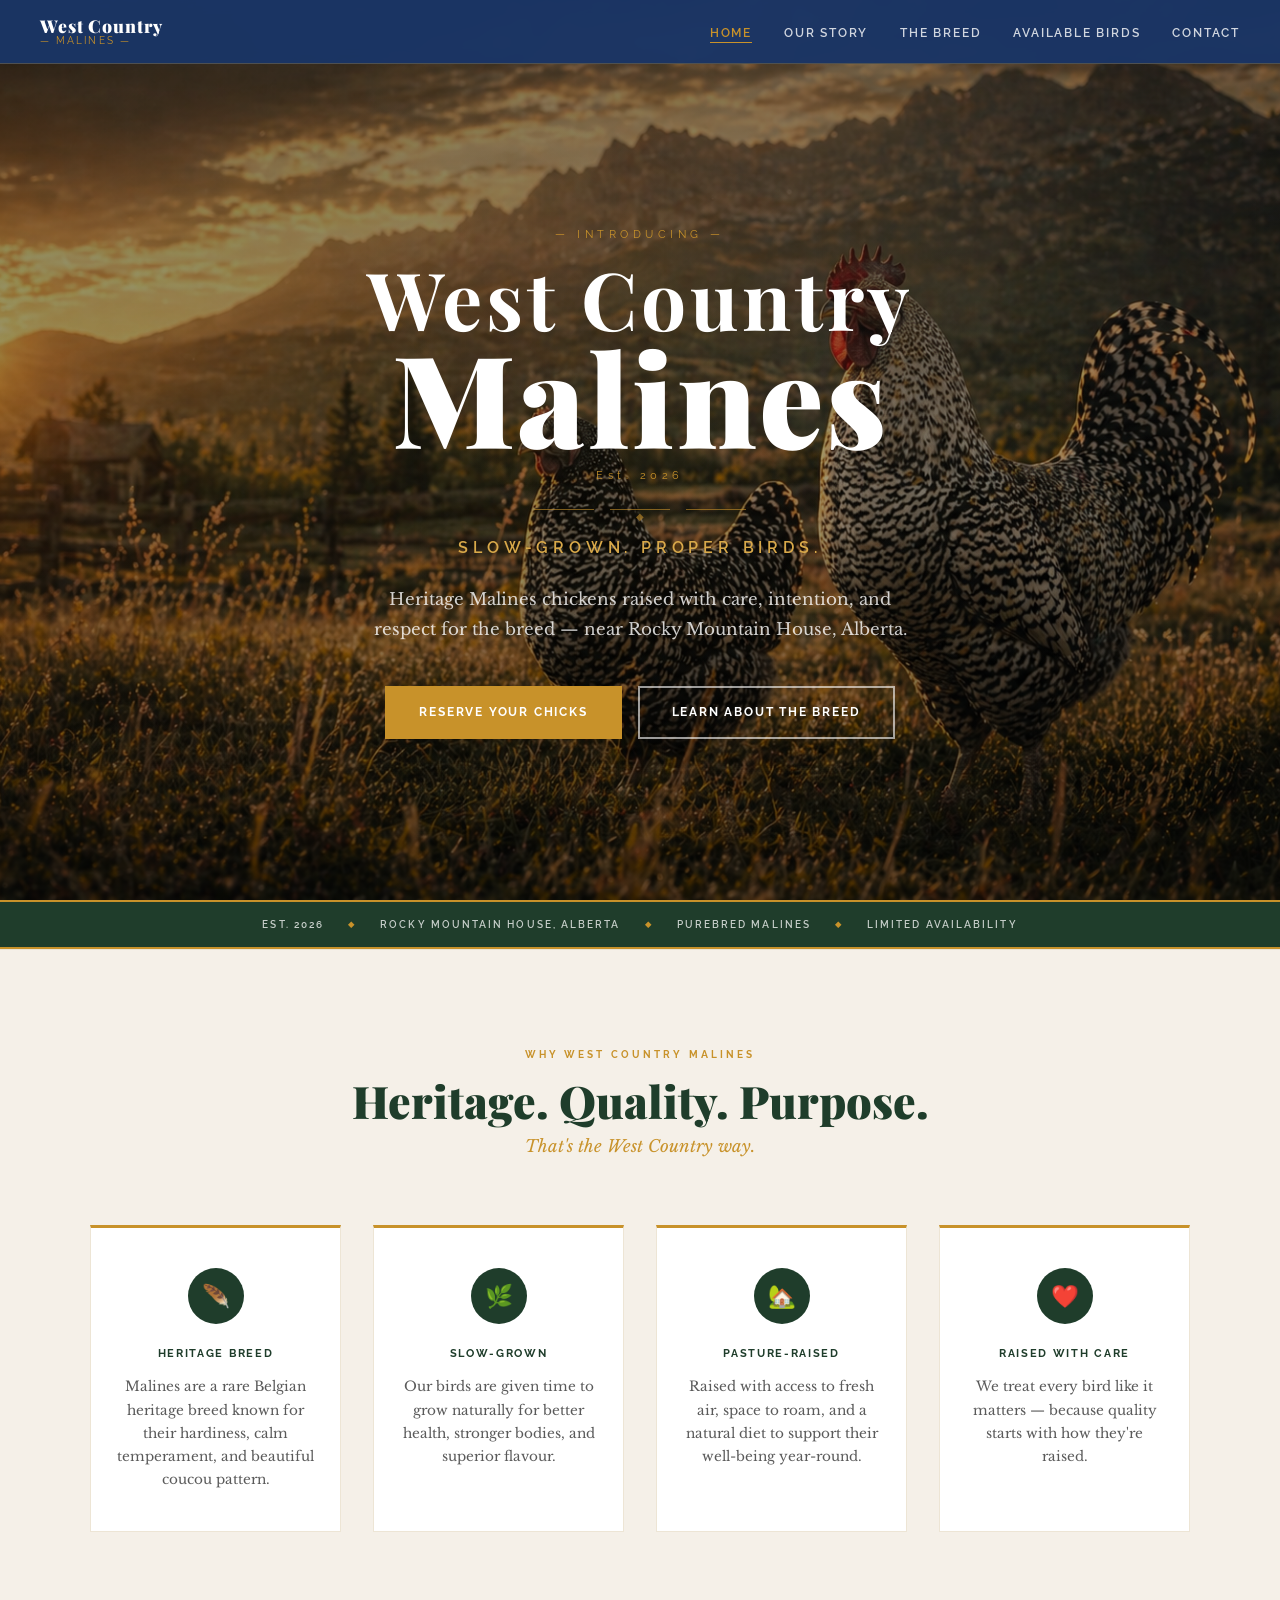
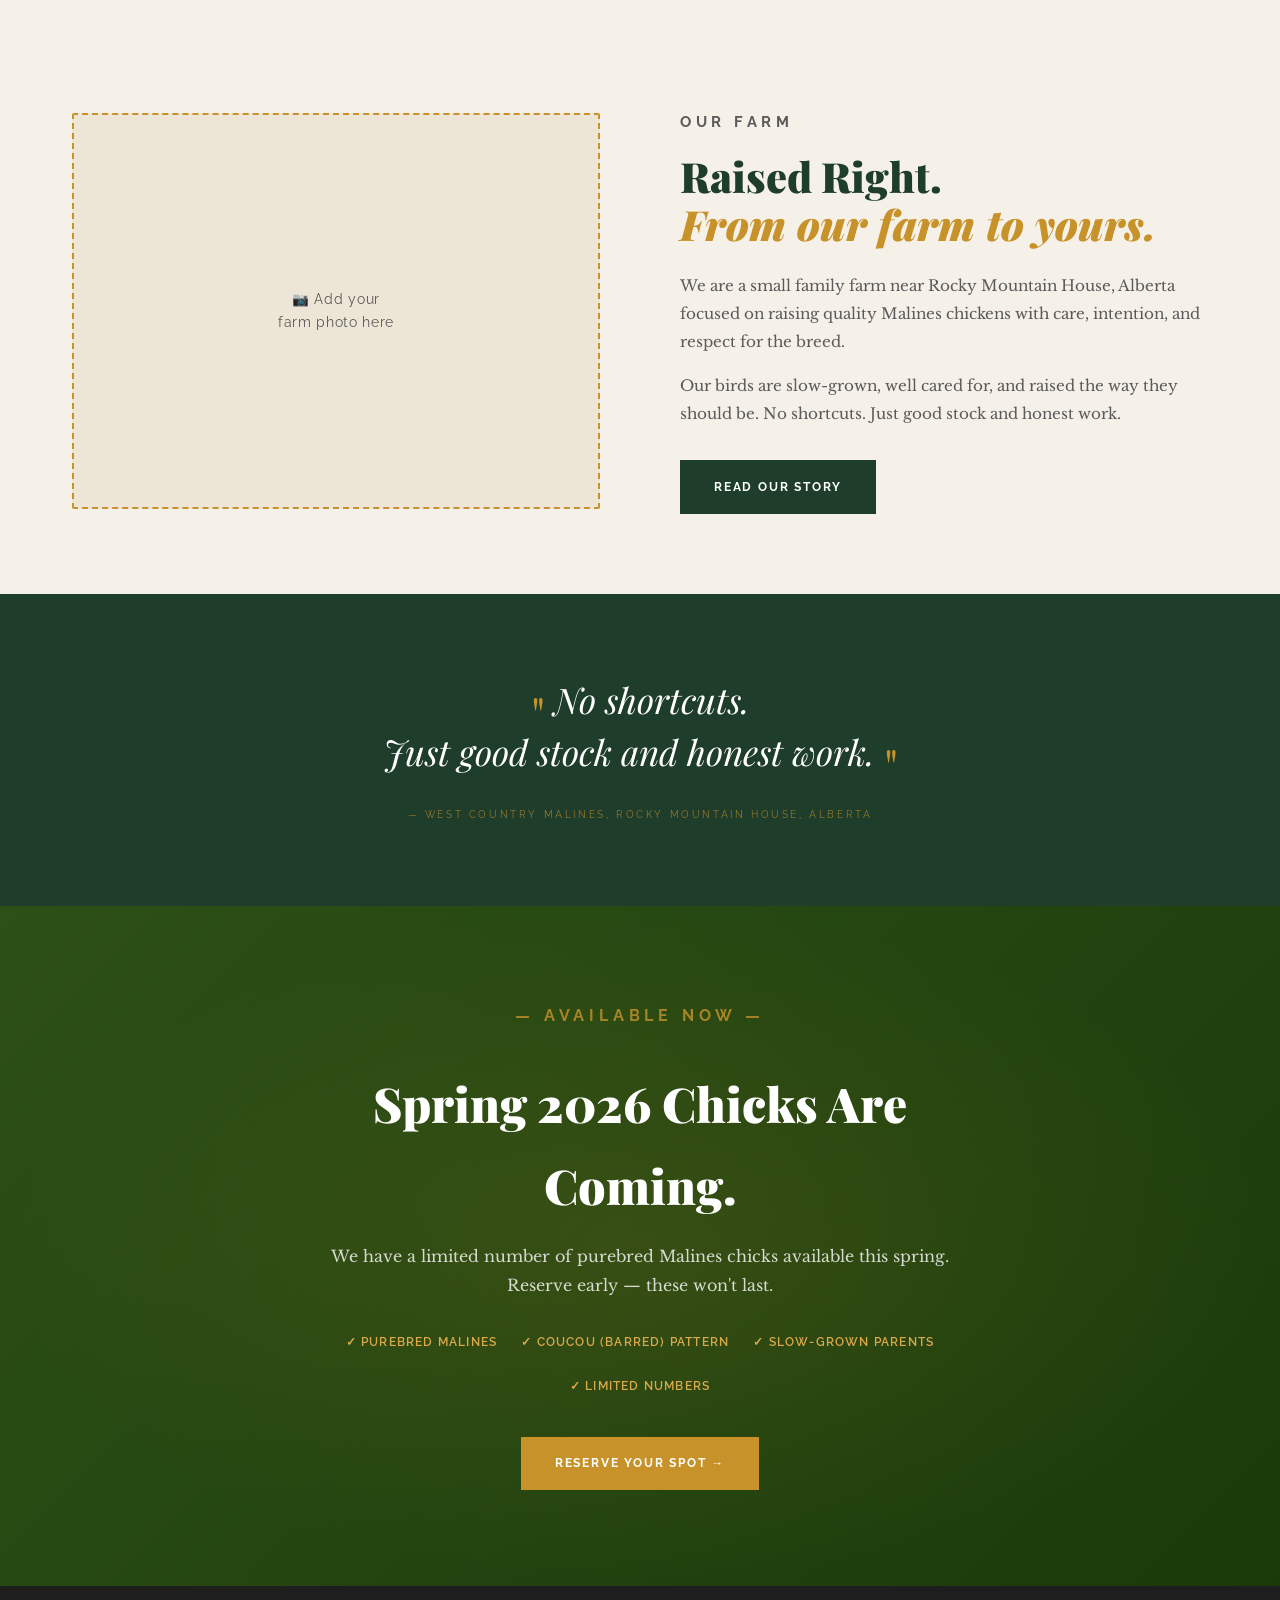
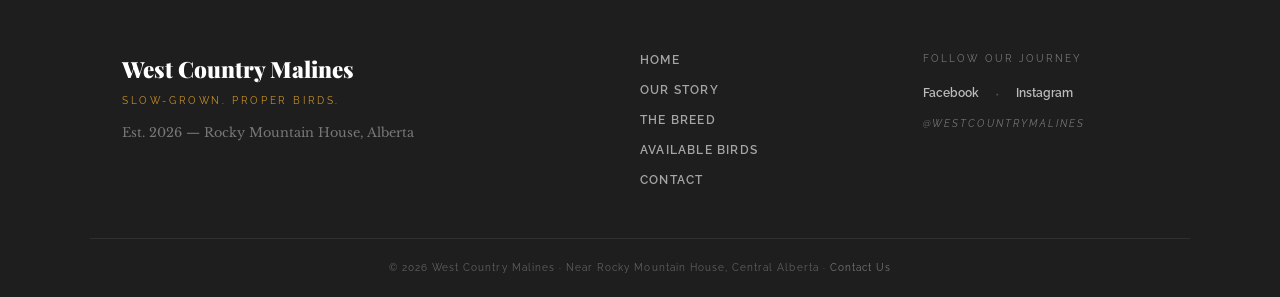
<file: index.html>
<!DOCTYPE html>
<html lang="en">
<head>
  <meta charset="UTF-8" />
  <meta name="viewport" content="width=device-width, initial-scale=1.0" />
  <title>West Country Malines — Slow-Grown. Proper Birds.</title>
  <meta name="description" content="Heritage Malines chickens raised with care near Rocky Mountain House, Alberta. Purebred, slow-grown, pasture-raised. Spring 2026 chicks available." />
  <link rel="preconnect" href="https://fonts.googleapis.com" />
  <link rel="preconnect" href="https://fonts.gstatic.com" crossorigin />
  <link href="https://fonts.googleapis.com/css2?family=Playfair+Display:ital,wght@0,700;0,900;1,700&family=Libre+Baskerville:ital,wght@0,400;0,700;1,400&family=Raleway:wght@300;400;600;700&display=swap" rel="stylesheet" />
  <link rel="stylesheet" href="style.css" />
</head>
<body>

  <nav class="nav" id="nav">
    <a href="index.html" class="nav-logo">
      <span class="nav-logo-main">West Country</span>
      <span class="nav-logo-sub">— Malines —</span>
    </a>
    <button class="nav-toggle" id="navToggle" aria-label="Menu">&#9776;</button>
    <ul class="nav-links" id="navLinks">
      <li><a href="index.html" class="active">Home</a></li>
      <li><a href="story.html">Our Story</a></li>
      <li><a href="breed.html">The Breed</a></li>
      <li><a href="birds.html">Available Birds</a></li>
      <li><a href="contact.html">Contact</a></li>
    </ul>
  </nav>

  <section class="hero">
    <div class="hero-overlay"></div>
    <div class="hero-content">
      <p class="hero-intro">— Introducing —</p>
      <h1 class="hero-title">
        <span class="hero-title-top">West Country</span>
        <span class="hero-title-main">Malines</span>
      </h1>
      <p class="hero-est">Est. 2026</p>
      <div class="hero-rule"><span></span><span class="hero-diamond">◆</span><span></span></div>
      <p class="hero-tagline">Slow-Grown. Proper Birds.</p>
      <p class="hero-sub">Heritage Malines chickens raised with care, intention, and respect for the breed — near Rocky Mountain House, Alberta.</p>
      <div class="hero-ctas">
        <a href="birds.html" class="btn btn-gold">Reserve Your Chicks</a>
        <a href="breed.html" class="btn btn-outline">Learn About the Breed</a>
      </div>
    </div>
  </section>

  <section class="intro-strip">
    <div class="intro-strip-inner">
      <span>Est. 2026</span>
      <span class="strip-dot">◆</span>
      <span>Rocky Mountain House, Alberta</span>
      <span class="strip-dot">◆</span>
      <span>Purebred Malines</span>
      <span class="strip-dot">◆</span>
      <span>Limited Availability</span>
    </div>
  </section>

  <section class="pillars">
    <div class="section-header">
      <p class="section-label">Why West Country Malines</p>
      <h2>Heritage. Quality. Purpose.</h2>
      <p class="section-sub">That's the West Country way.</p>
    </div>
    <div class="pillars-grid">
      <div class="pillar">
        <div class="pillar-icon-wrap"><span class="pillar-icon">🪶</span></div>
        <h3>Heritage Breed</h3>
        <p>Malines are a rare Belgian heritage breed known for their hardiness, calm temperament, and beautiful coucou pattern.</p>
      </div>
      <div class="pillar">
        <div class="pillar-icon-wrap"><span class="pillar-icon">🌿</span></div>
        <h3>Slow-Grown</h3>
        <p>Our birds are given time to grow naturally for better health, stronger bodies, and superior flavour.</p>
      </div>
      <div class="pillar">
        <div class="pillar-icon-wrap"><span class="pillar-icon">🏡</span></div>
        <h3>Pasture-Raised</h3>
        <p>Raised with access to fresh air, space to roam, and a natural diet to support their well-being year-round.</p>
      </div>
      <div class="pillar">
        <div class="pillar-icon-wrap"><span class="pillar-icon">❤️</span></div>
        <h3>Raised With Care</h3>
        <p>We treat every bird like it matters — because quality starts with how they're raised.</p>
      </div>
    </div>
  </section>

  <section class="about-preview">
    <div class="about-preview-image">
      <div class="about-img-placeholder">
        <p>📷 Add your<br/>farm photo here</p>
      </div>
    </div>
    <div class="about-preview-text">
      <p class="section-label">Our Farm</p>
      <h2>Raised Right.<br /><em>From our farm to yours.</em></h2>
      <p>We are a small family farm near Rocky Mountain House, Alberta focused on raising quality Malines chickens with care, intention, and respect for the breed.</p>
      <p>Our birds are slow-grown, well cared for, and raised the way they should be. No shortcuts. Just good stock and honest work.</p>
      <a href="story.html" class="btn btn-dark">Read Our Story</a>
    </div>
  </section>

  <section class="pull-quote-section">
    <blockquote>
      <span class="quote-mark">"</span>
      No shortcuts.<br />Just good stock and honest work.
      <span class="quote-mark">"</span>
    </blockquote>
    <cite>— West Country Malines, Rocky Mountain House, Alberta</cite>
  </section>

  <section class="chicks-cta">
    <div class="chicks-cta-inner">
      <p class="section-label light">— Available Now —</p>
      <h2>Spring 2026 Chicks Are Coming.</h2>
      <p>We have a limited number of purebred Malines chicks available this spring.<br />Reserve early — these won't last.</p>
      <div class="chicks-checks">
        <span>✓ Purebred Malines</span>
        <span>✓ Coucou (barred) pattern</span>
        <span>✓ Slow-grown parents</span>
        <span>✓ Limited numbers</span>
      </div>
      <a href="birds.html" class="btn btn-gold">Reserve Your Spot →</a>
    </div>
  </section>

  <footer class="footer">
    <div class="footer-inner">
      <div class="footer-brand">
        <p class="footer-logo-main">West Country Malines</p>
        <p class="footer-tagline-small">Slow-Grown. Proper Birds.</p>
        <p class="footer-est">Est. 2026 — Rocky Mountain House, Alberta</p>
      </div>
      <div class="footer-nav">
        <a href="index.html">Home</a>
        <a href="story.html">Our Story</a>
        <a href="breed.html">The Breed</a>
        <a href="birds.html">Available Birds</a>
        <a href="contact.html">Contact</a>
      </div>
      <div class="footer-social">
        <p>Follow Our Journey</p>
        <div class="footer-social-links">
          <a href="https://facebook.com/westcountrymalines" target="_blank">Facebook</a>
          <span>·</span>
          <a href="https://instagram.com/westcountrymalines" target="_blank">Instagram</a>
        </div>
        <p class="footer-handle">@westcountrymalines</p>
      </div>
    </div>
    <div class="footer-bottom">
      <p>© 2026 West Country Malines · Near Rocky Mountain House, Central Alberta · <a href="contact.html">Contact Us</a></p>
    </div>
  </footer>

  <script src="main.js"></script>
</body>
</html>
</file>
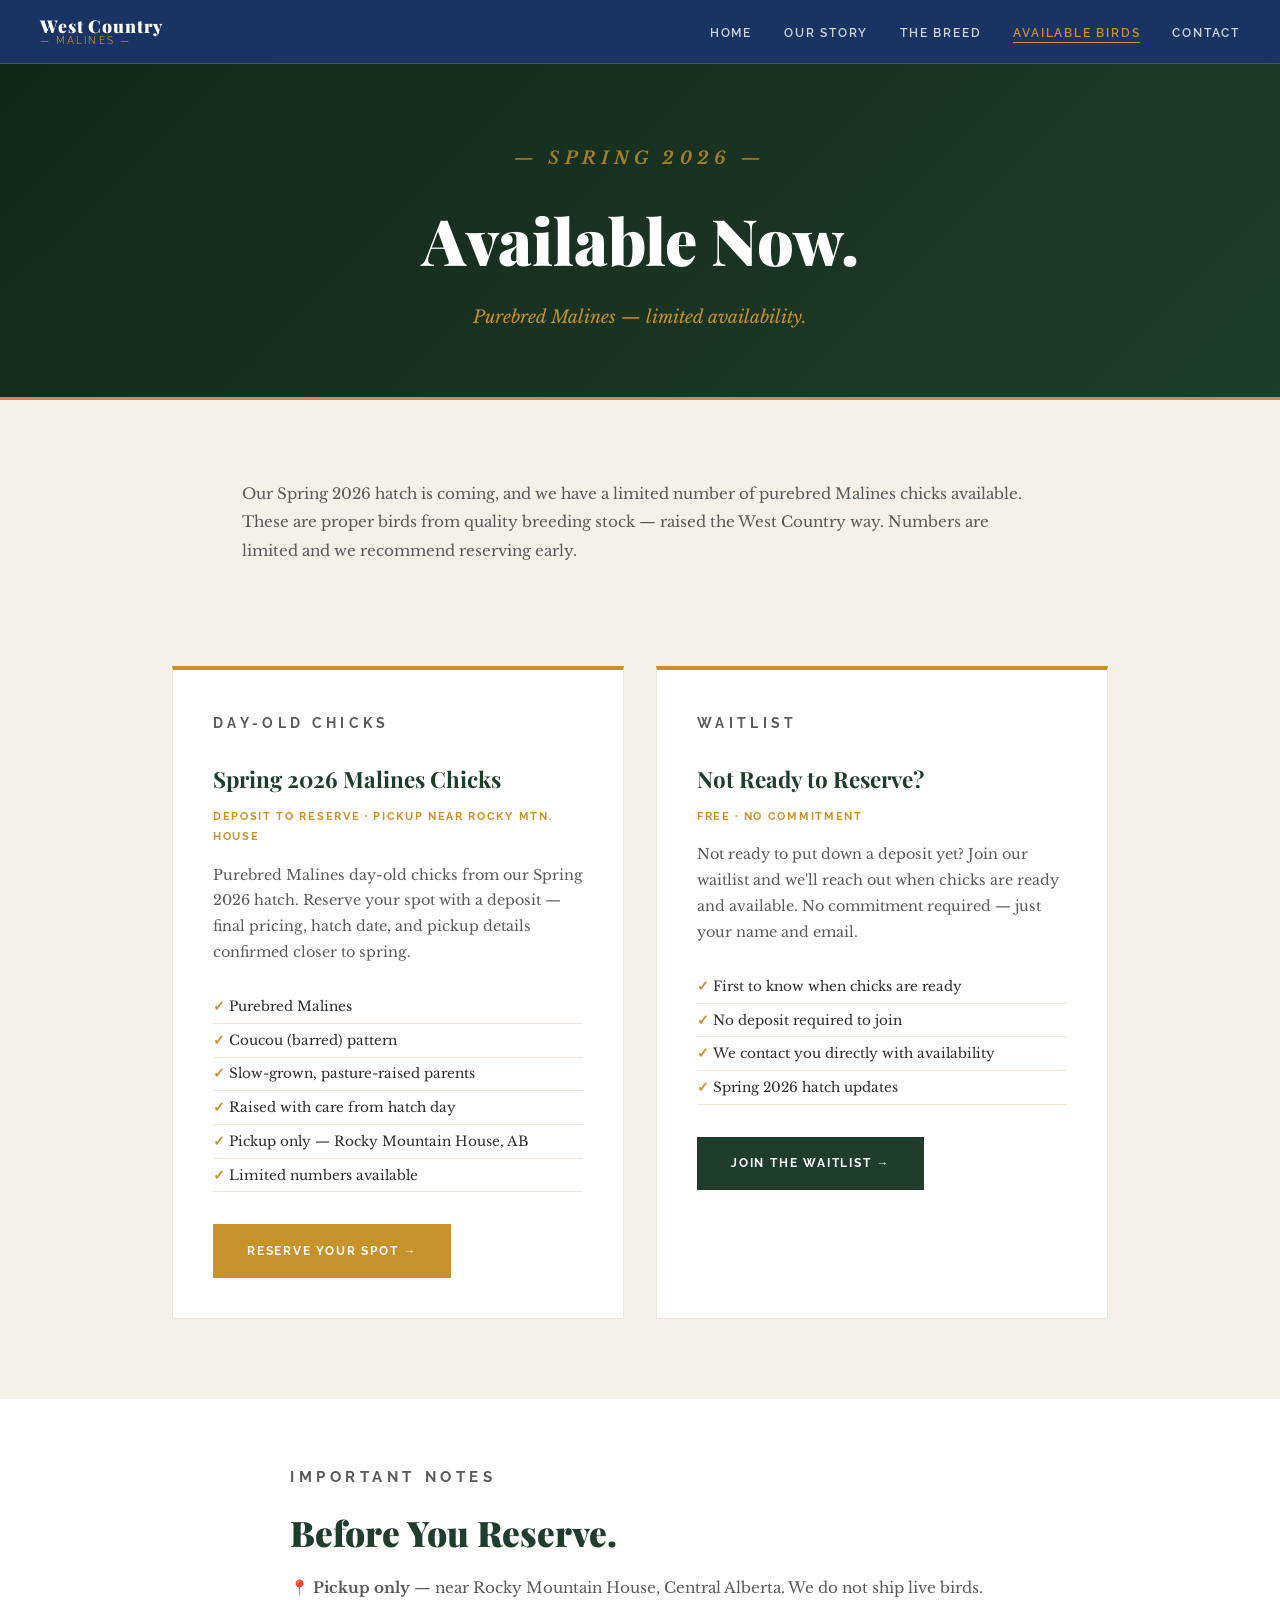
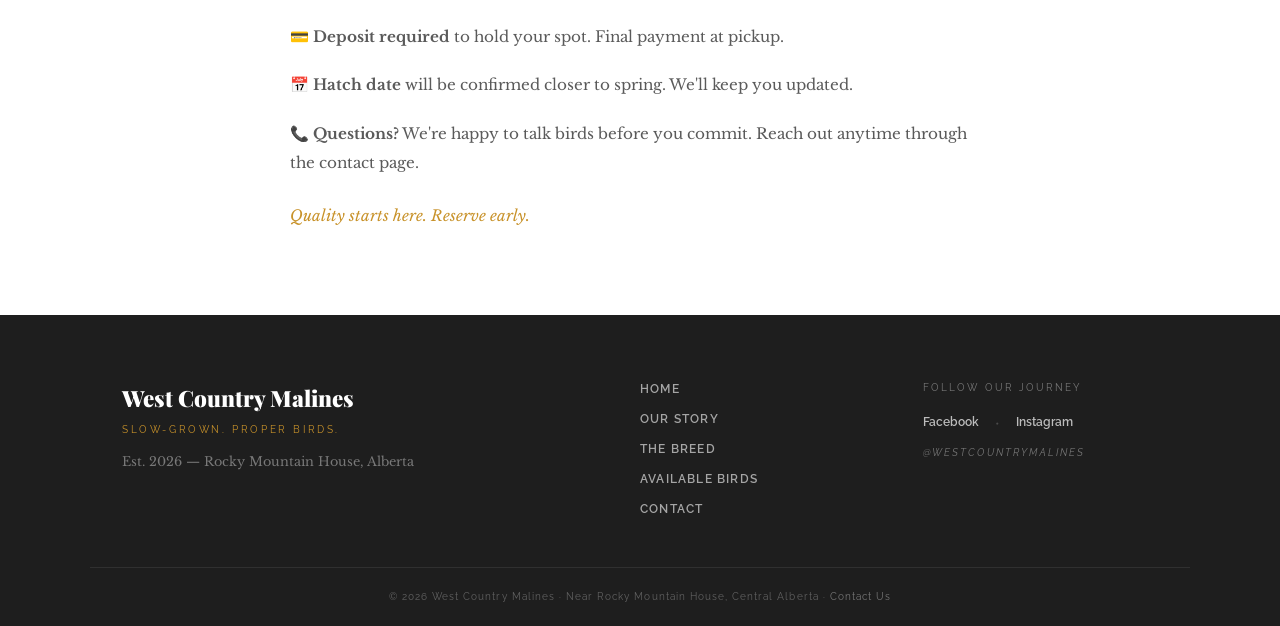
<file: birds.html>
<!DOCTYPE html>
<html lang="en">
<head>
  <meta charset="UTF-8" />
  <meta name="viewport" content="width=device-width, initial-scale=1.0" />
  <title>Available Birds — West Country Malines</title>
  <link rel="preconnect" href="https://fonts.googleapis.com" />
  <link rel="preconnect" href="https://fonts.gstatic.com" crossorigin />
  <link href="https://fonts.googleapis.com/css2?family=Playfair+Display:ital,wght@0,700;0,900;1,700&family=Libre+Baskerville:ital,wght@0,400;0,700;1,400&family=Raleway:wght@300;400;600;700&display=swap" rel="stylesheet" />
  <link rel="stylesheet" href="style.css" />
</head>
<body>

  <nav class="nav" id="nav">
    <a href="index.html" class="nav-logo">
      <span class="nav-logo-main">West Country</span>
      <span class="nav-logo-sub">— Malines —</span>
    </a>
    <button class="nav-toggle" id="navToggle" aria-label="Menu">&#9776;</button>
    <ul class="nav-links" id="navLinks">
      <li><a href="index.html">Home</a></li>
      <li><a href="story.html">Our Story</a></li>
      <li><a href="breed.html">The Breed</a></li>
      <li><a href="birds.html" class="active">Available Birds</a></li>
      <li><a href="contact.html">Contact</a></li>
    </ul>
  </nav>

  <section class="page-hero">
    <p class="section-label light">— Spring 2026 —</p>
    <h1>Available Now.</h1>
    <p>Purebred Malines — limited availability.</p>
  </section>

  <section class="content-section" style="padding-bottom:0;">
    <p>Our Spring 2026 hatch is coming, and we have a limited number of purebred Malines chicks available. These are proper birds from quality breeding stock — raised the West Country way. Numbers are limited and we recommend reserving early.</p>
  </section>

  <div class="birds-grid">
    <div class="bird-card">
      <p class="section-label">Day-Old Chicks</p>
      <h3>Spring 2026 Malines Chicks</h3>
      <p class="price">Deposit to Reserve · Pickup Near Rocky Mtn. House</p>
      <p>Purebred Malines day-old chicks from our Spring 2026 hatch. Reserve your spot with a deposit — final pricing, hatch date, and pickup details confirmed closer to spring.</p>
      <ul class="bird-checks">
        <li>Purebred Malines</li>
        <li>Coucou (barred) pattern</li>
        <li>Slow-grown, pasture-raised parents</li>
        <li>Raised with care from hatch day</li>
        <li>Pickup only — Rocky Mountain House, AB</li>
        <li>Limited numbers available</li>
      </ul>
      <a href="contact.html" class="btn btn-gold">Reserve Your Spot →</a>
    </div>

    <div class="bird-card">
      <p class="section-label">Waitlist</p>
      <h3>Not Ready to Reserve?</h3>
      <p class="price">Free · No Commitment</p>
      <p>Not ready to put down a deposit yet? Join our waitlist and we'll reach out when chicks are ready and available. No commitment required — just your name and email.</p>
      <ul class="bird-checks">
        <li>First to know when chicks are ready</li>
        <li>No deposit required to join</li>
        <li>We contact you directly with availability</li>
        <li>Spring 2026 hatch updates</li>
      </ul>
      <a href="contact.html" class="btn btn-dark">Join the Waitlist →</a>
    </div>
  </div>

  <section class="content-section" style="background: var(--white); max-width:100%; padding: 4rem 2rem;">
    <div style="max-width:700px; margin:0 auto;">
      <p class="section-label">Important Notes</p>
      <h2>Before You Reserve.</h2>
      <p>📍 <strong>Pickup only</strong> — near Rocky Mountain House, Central Alberta. We do not ship live birds.</p>
      <p>💳 <strong>Deposit required</strong> to hold your spot. Final payment at pickup.</p>
      <p>📅 <strong>Hatch date</strong> will be confirmed closer to spring. We'll keep you updated.</p>
      <p>📞 <strong>Questions?</strong> We're happy to talk birds before you commit. Reach out anytime through the contact page.</p>
      <p style="font-style:italic; color:var(--gold); margin-top:1.5rem;">Quality starts here. Reserve early.</p>
    </div>
  </section>

  <footer class="footer">
    <div class="footer-inner">
      <div class="footer-brand">
        <p class="footer-logo-main">West Country Malines</p>
        <p class="footer-tagline-small">Slow-Grown. Proper Birds.</p>
        <p class="footer-est">Est. 2026 — Rocky Mountain House, Alberta</p>
      </div>
      <div class="footer-nav">
        <a href="index.html">Home</a>
        <a href="story.html">Our Story</a>
        <a href="breed.html">The Breed</a>
        <a href="birds.html">Available Birds</a>
        <a href="contact.html">Contact</a>
      </div>
      <div class="footer-social">
        <p>Follow Our Journey</p>
        <div class="footer-social-links">
          <a href="https://facebook.com/westcountrymalines" target="_blank">Facebook</a>
          <span>·</span>
          <a href="https://instagram.com/westcountrymalines" target="_blank">Instagram</a>
        </div>
        <p class="footer-handle">@westcountrymalines</p>
      </div>
    </div>
    <div class="footer-bottom">
      <p>© 2026 West Country Malines · Near Rocky Mountain House, Central Alberta · <a href="contact.html">Contact Us</a></p>
    </div>
  </footer>

  <script src="main.js"></script>
</body>
</html>
</file>
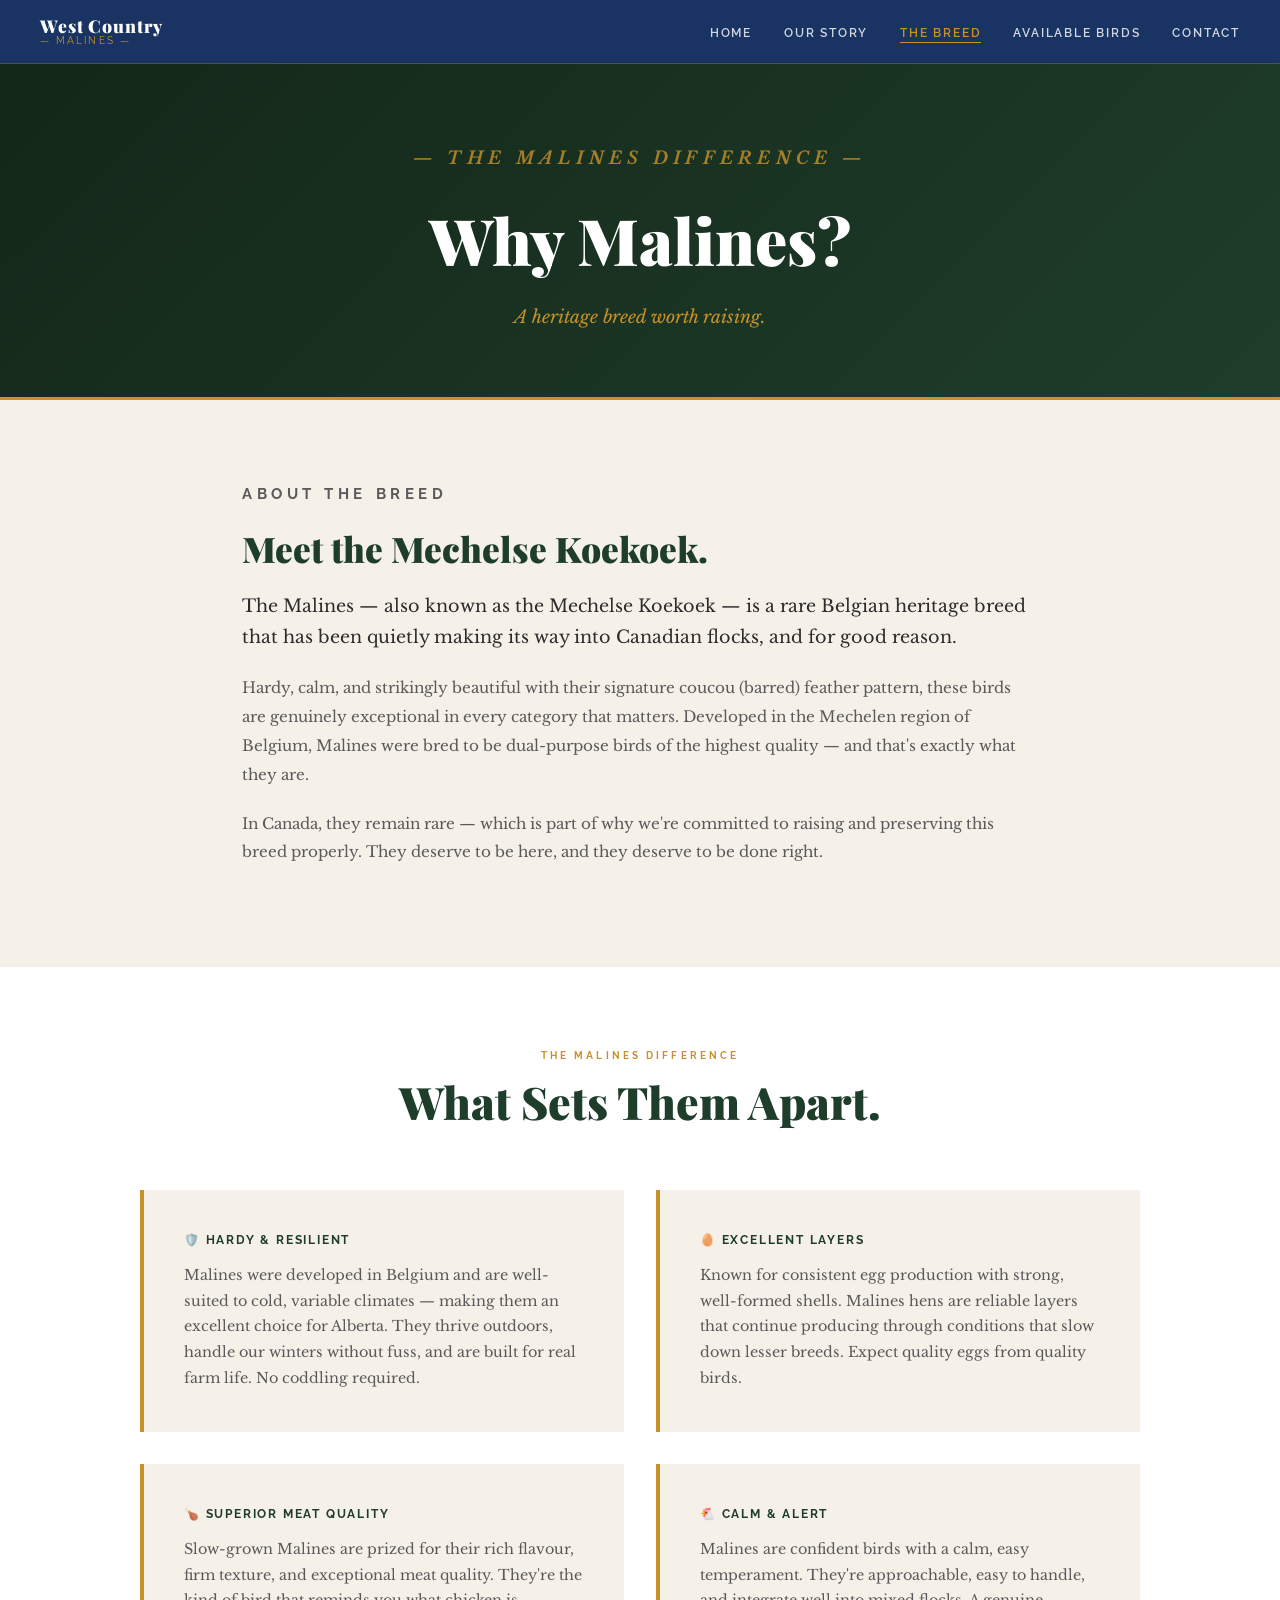
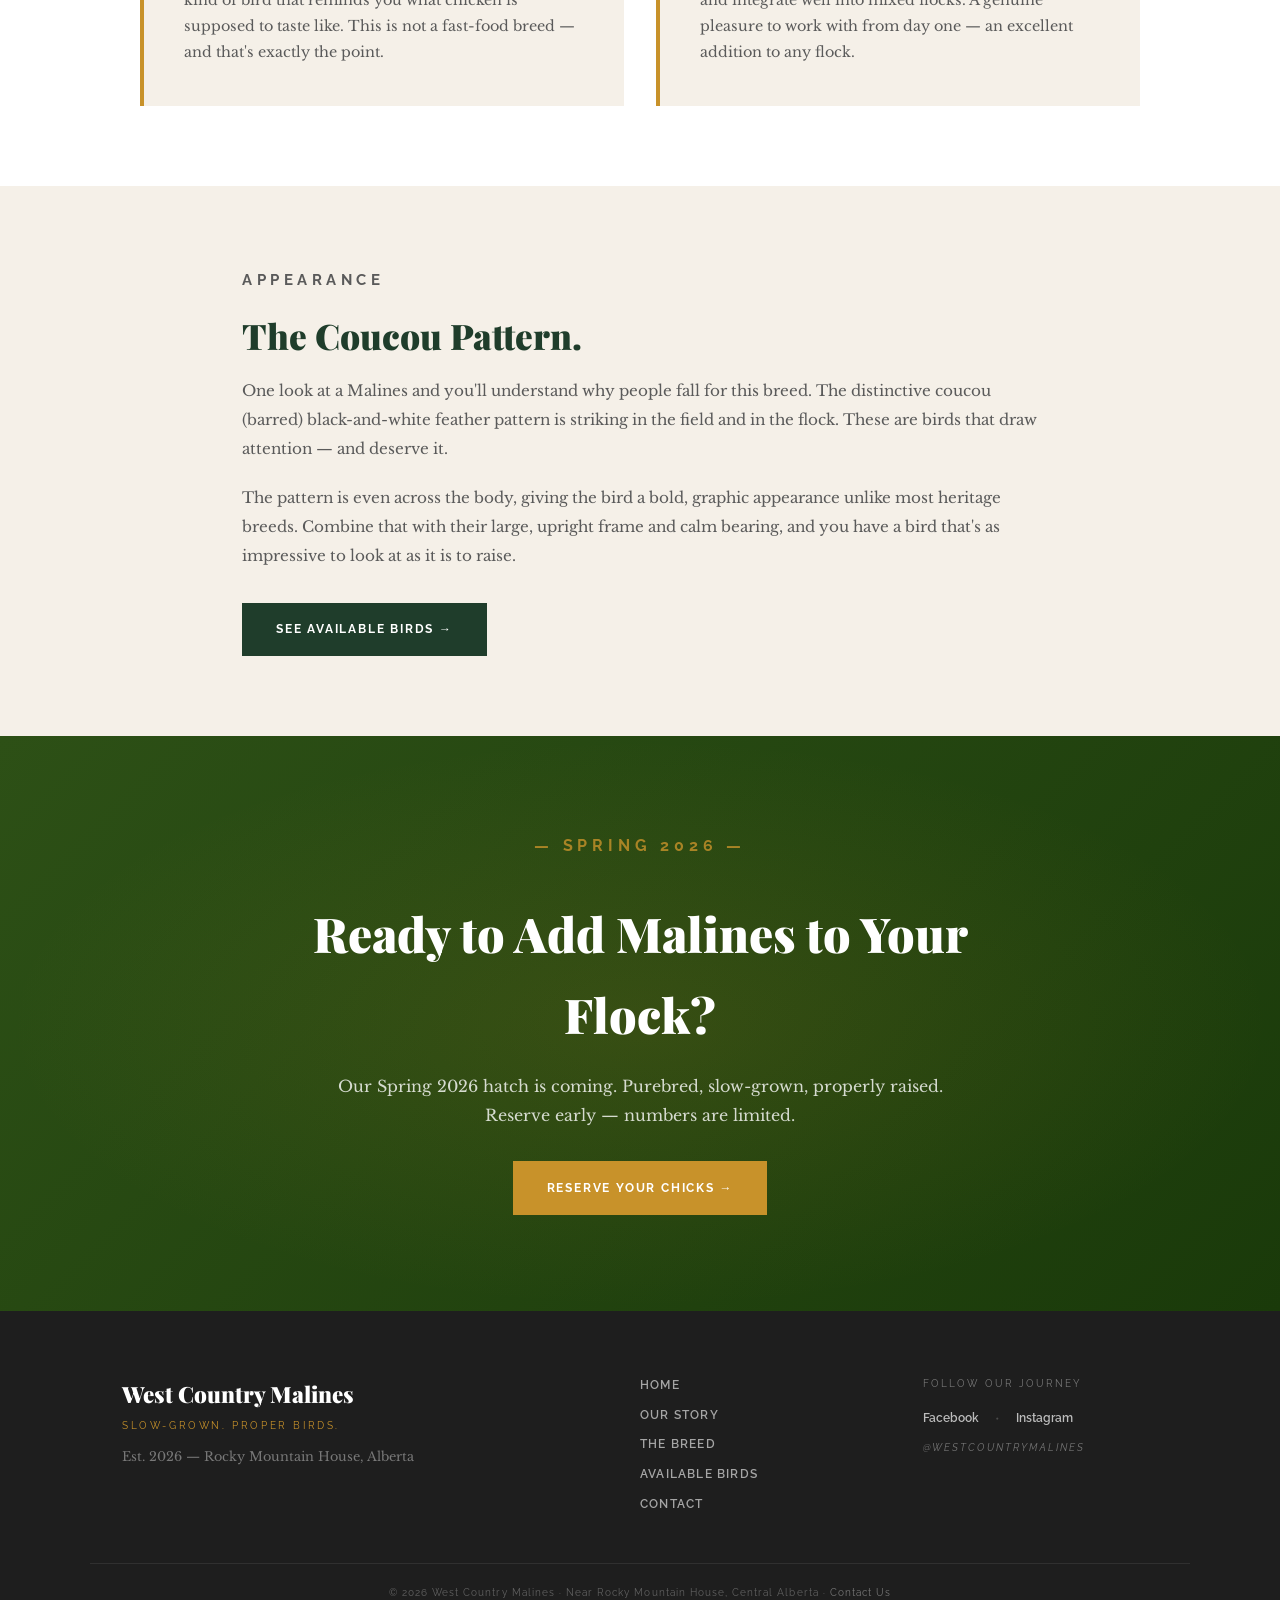
<file: breed.html>
<!DOCTYPE html>
<html lang="en">
<head>
  <meta charset="UTF-8" />
  <meta name="viewport" content="width=device-width, initial-scale=1.0" />
  <title>The Breed — West Country Malines</title>
  <link rel="preconnect" href="https://fonts.googleapis.com" />
  <link rel="preconnect" href="https://fonts.gstatic.com" crossorigin />
  <link href="https://fonts.googleapis.com/css2?family=Playfair+Display:ital,wght@0,700;0,900;1,700&family=Libre+Baskerville:ital,wght@0,400;0,700;1,400&family=Raleway:wght@300;400;600;700&display=swap" rel="stylesheet" />
  <link rel="stylesheet" href="style.css" />
</head>
<body>

  <nav class="nav" id="nav">
    <a href="index.html" class="nav-logo">
      <span class="nav-logo-main">West Country</span>
      <span class="nav-logo-sub">— Malines —</span>
    </a>
    <button class="nav-toggle" id="navToggle" aria-label="Menu">&#9776;</button>
    <ul class="nav-links" id="navLinks">
      <li><a href="index.html">Home</a></li>
      <li><a href="story.html">Our Story</a></li>
      <li><a href="breed.html" class="active">The Breed</a></li>
      <li><a href="birds.html">Available Birds</a></li>
      <li><a href="contact.html">Contact</a></li>
    </ul>
  </nav>

  <section class="page-hero">
    <p class="section-label light">— The Malines Difference —</p>
    <h1>Why Malines?</h1>
    <p>A heritage breed worth raising.</p>
  </section>

  <section class="content-section">
    <p class="section-label">About the Breed</p>
    <h2>Meet the Mechelse Koekoek.</h2>
    <p class="lead">The Malines — also known as the Mechelse Koekoek — is a rare Belgian heritage breed that has been quietly making its way into Canadian flocks, and for good reason.</p>
    <p>Hardy, calm, and strikingly beautiful with their signature coucou (barred) feather pattern, these birds are genuinely exceptional in every category that matters. Developed in the Mechelen region of Belgium, Malines were bred to be dual-purpose birds of the highest quality — and that's exactly what they are.</p>
    <p>In Canada, they remain rare — which is part of why we're committed to raising and preserving this breed properly. They deserve to be here, and they deserve to be done right.</p>
  </section>

  <section class="breed-features">
    <div class="section-header">
      <p class="section-label">The Malines Difference</p>
      <h2>What Sets Them Apart.</h2>
    </div>
    <div class="breed-features-grid">
      <div class="breed-feature">
        <h3>🛡️ Hardy &amp; Resilient</h3>
        <p>Malines were developed in Belgium and are well-suited to cold, variable climates — making them an excellent choice for Alberta. They thrive outdoors, handle our winters without fuss, and are built for real farm life. No coddling required.</p>
      </div>
      <div class="breed-feature">
        <h3>🥚 Excellent Layers</h3>
        <p>Known for consistent egg production with strong, well-formed shells. Malines hens are reliable layers that continue producing through conditions that slow down lesser breeds. Expect quality eggs from quality birds.</p>
      </div>
      <div class="breed-feature">
        <h3>🍗 Superior Meat Quality</h3>
        <p>Slow-grown Malines are prized for their rich flavour, firm texture, and exceptional meat quality. They're the kind of bird that reminds you what chicken is supposed to taste like. This is not a fast-food breed — and that's exactly the point.</p>
      </div>
      <div class="breed-feature">
        <h3>🐔 Calm &amp; Alert</h3>
        <p>Malines are confident birds with a calm, easy temperament. They're approachable, easy to handle, and integrate well into mixed flocks. A genuine pleasure to work with from day one — an excellent addition to any flock.</p>
      </div>
    </div>
  </section>

  <section class="content-section">
    <p class="section-label">Appearance</p>
    <h2>The Coucou Pattern.</h2>
    <p>One look at a Malines and you'll understand why people fall for this breed. The distinctive coucou (barred) black-and-white feather pattern is striking in the field and in the flock. These are birds that draw attention — and deserve it.</p>
    <p>The pattern is even across the body, giving the bird a bold, graphic appearance unlike most heritage breeds. Combine that with their large, upright frame and calm bearing, and you have a bird that's as impressive to look at as it is to raise.</p>
    <div style="margin-top:2rem;">
      <a href="birds.html" class="btn btn-dark">See Available Birds →</a>
    </div>
  </section>

  <section class="chicks-cta">
    <div class="chicks-cta-inner">
      <p class="section-label light">— Spring 2026 —</p>
      <h2>Ready to Add Malines to Your Flock?</h2>
      <p>Our Spring 2026 hatch is coming. Purebred, slow-grown, properly raised.<br />Reserve early — numbers are limited.</p>
      <a href="birds.html" class="btn btn-gold">Reserve Your Chicks →</a>
    </div>
  </section>

  <footer class="footer">
    <div class="footer-inner">
      <div class="footer-brand">
        <p class="footer-logo-main">West Country Malines</p>
        <p class="footer-tagline-small">Slow-Grown. Proper Birds.</p>
        <p class="footer-est">Est. 2026 — Rocky Mountain House, Alberta</p>
      </div>
      <div class="footer-nav">
        <a href="index.html">Home</a>
        <a href="story.html">Our Story</a>
        <a href="breed.html">The Breed</a>
        <a href="birds.html">Available Birds</a>
        <a href="contact.html">Contact</a>
      </div>
      <div class="footer-social">
        <p>Follow Our Journey</p>
        <div class="footer-social-links">
          <a href="https://facebook.com/westcountrymalines" target="_blank">Facebook</a>
          <span>·</span>
          <a href="https://instagram.com/westcountrymalines" target="_blank">Instagram</a>
        </div>
        <p class="footer-handle">@westcountrymalines</p>
      </div>
    </div>
    <div class="footer-bottom">
      <p>© 2026 West Country Malines · Near Rocky Mountain House, Central Alberta · <a href="contact.html">Contact Us</a></p>
    </div>
  </footer>

  <script src="main.js"></script>
</body>
</html>
</file>
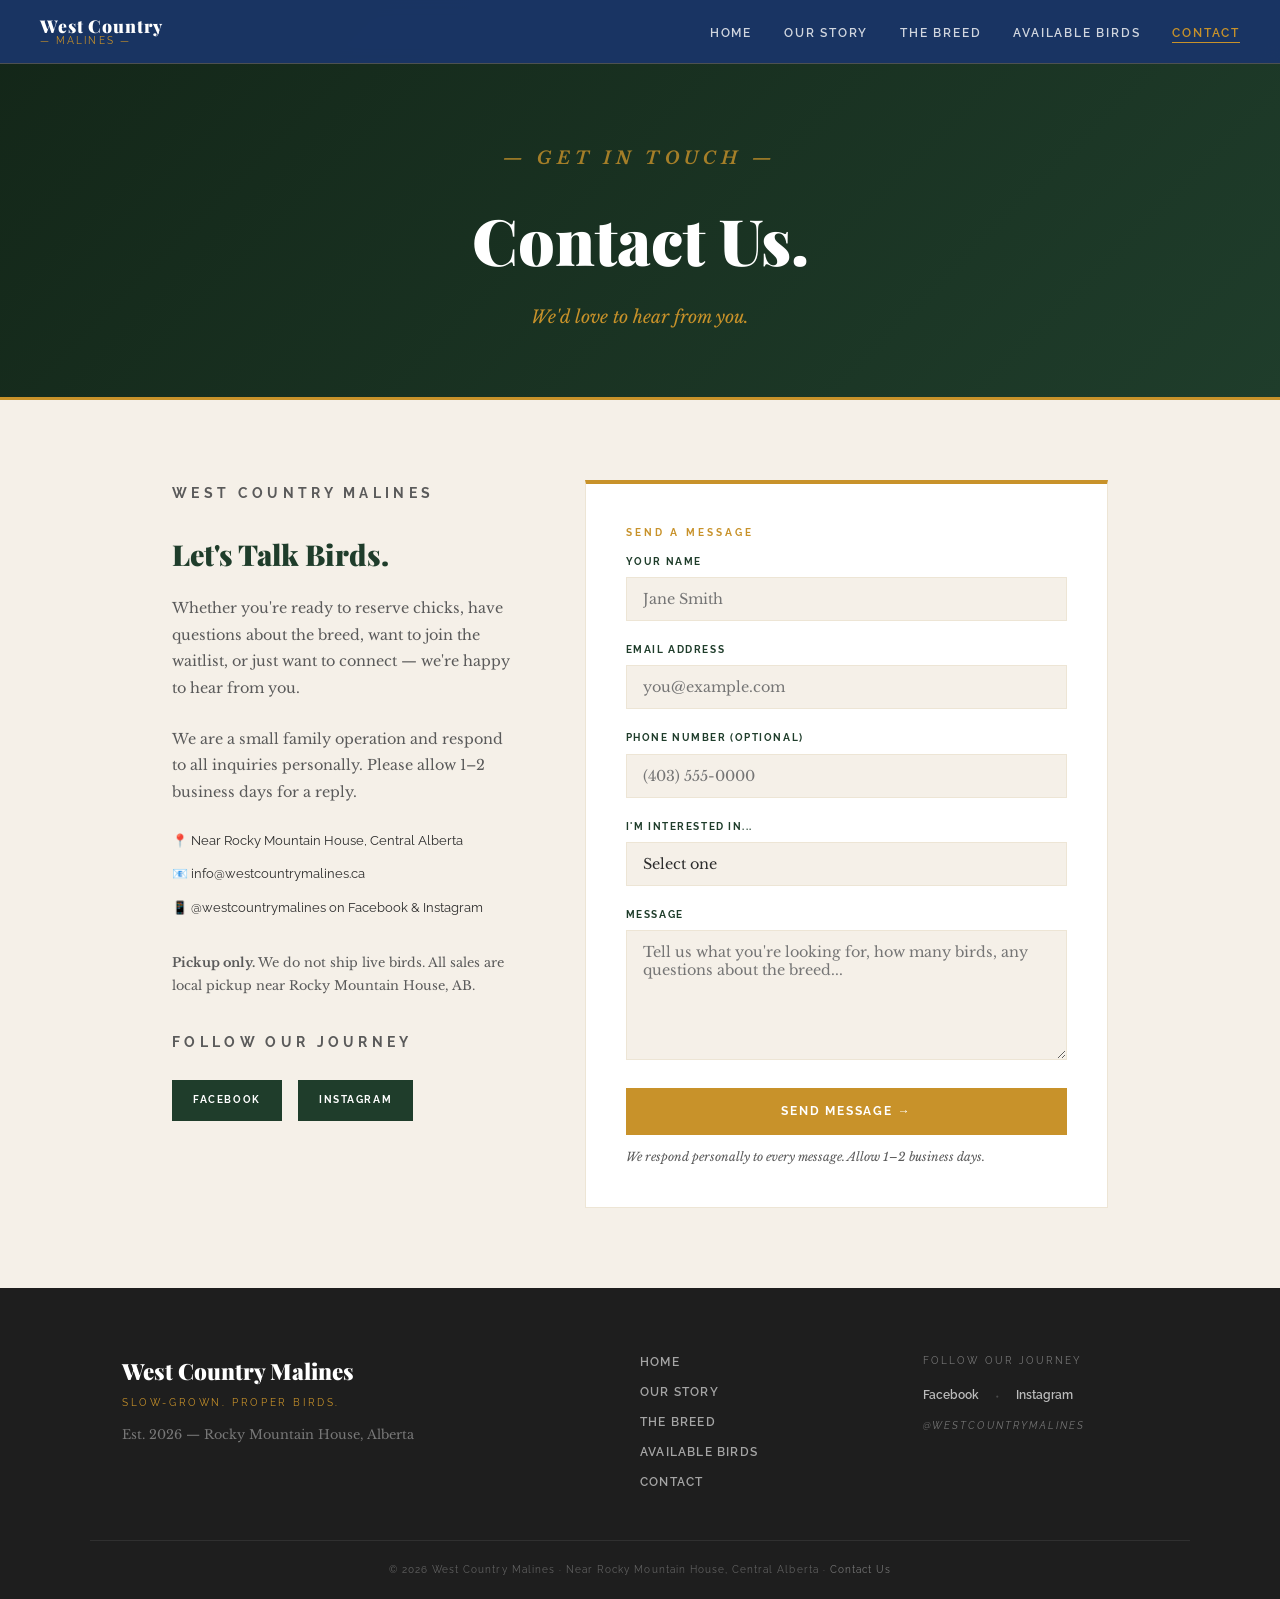
<file: contact.html>
<!DOCTYPE html>
<html lang="en">
<head>
  <meta charset="UTF-8" />
  <meta name="viewport" content="width=device-width, initial-scale=1.0" />
  <title>Contact — West Country Malines</title>
  <link rel="preconnect" href="https://fonts.googleapis.com" />
  <link rel="preconnect" href="https://fonts.gstatic.com" crossorigin />
  <link href="https://fonts.googleapis.com/css2?family=Playfair+Display:ital,wght@0,700;0,900;1,700&family=Libre+Baskerville:ital,wght@0,400;0,700;1,400&family=Raleway:wght@300;400;600;700&display=swap" rel="stylesheet" />
  <link rel="stylesheet" href="style.css" />
</head>
<body>

  <nav class="nav" id="nav">
    <a href="index.html" class="nav-logo">
      <span class="nav-logo-main">West Country</span>
      <span class="nav-logo-sub">— Malines —</span>
    </a>
    <button class="nav-toggle" id="navToggle" aria-label="Menu">&#9776;</button>
    <ul class="nav-links" id="navLinks">
      <li><a href="index.html">Home</a></li>
      <li><a href="story.html">Our Story</a></li>
      <li><a href="breed.html">The Breed</a></li>
      <li><a href="birds.html">Available Birds</a></li>
      <li><a href="contact.html" class="active">Contact</a></li>
    </ul>
  </nav>

  <section class="page-hero">
    <p class="section-label light">— Get In Touch —</p>
    <h1>Contact Us.</h1>
    <p>We'd love to hear from you.</p>
  </section>

  <div class="contact-grid">
    <div class="contact-info">
      <p class="section-label">West Country Malines</p>
      <h2>Let's Talk Birds.</h2>
      <p>Whether you're ready to reserve chicks, have questions about the breed, want to join the waitlist, or just want to connect — we're happy to hear from you.</p>
      <p>We are a small family operation and respond to all inquiries personally. Please allow 1–2 business days for a reply.</p>

      <div class="contact-detail">
        <span>📍 Near Rocky Mountain House, Central Alberta</span>
        <span>📧 info@westcountrymalines.ca</span>
        <span>📱 @westcountrymalines on Facebook &amp; Instagram</span>
      </div>

      <p style="font-size:0.8rem; color:var(--text-light); line-height:1.8;">
        <strong>Pickup only.</strong> We do not ship live birds. All sales are local pickup near Rocky Mountain House, AB.
      </p>

      <div style="margin-top:2rem;">
        <p class="section-label">Follow Our Journey</p>
        <div style="display:flex; gap:1rem; margin-top:0.5rem;">
          <a href="https://facebook.com/westcountrymalines" target="_blank" class="btn btn-dark" style="font-size:0.65rem; padding:0.6rem 1.2rem;">Facebook</a>
          <a href="https://instagram.com/westcountrymalines" target="_blank" class="btn btn-dark" style="font-size:0.65rem; padding:0.6rem 1.2rem;">Instagram</a>
        </div>
      </div>
    </div>

    <div class="contact-form">
      <p class="section-label">Send a Message</p>
      <form id="contactForm" action="https://formspree.io/f/YOUR_FORM_ID" method="POST">
        <div class="form-group">
          <label for="name">Your Name</label>
          <input type="text" id="name" name="name" placeholder="Jane Smith" required />
        </div>
        <div class="form-group">
          <label for="email">Email Address</label>
          <input type="email" id="email" name="email" placeholder="you@example.com" required />
        </div>
        <div class="form-group">
          <label for="phone">Phone Number (optional)</label>
          <input type="tel" id="phone" name="phone" placeholder="(403) 555-0000" />
        </div>
        <div class="form-group">
          <label for="interest">I'm interested in...</label>
          <select id="interest" name="interest">
            <option value="">Select one</option>
            <option value="chicks">Day-Old Chicks — Reserve a spot</option>
            <option value="waitlist">Joining the Waitlist</option>
            <option value="breeding">Breeding Stock</option>
            <option value="general">General Question</option>
            <option value="hello">Just saying hello</option>
          </select>
        </div>
        <div class="form-group">
          <label for="message">Message</label>
          <textarea id="message" name="message" placeholder="Tell us what you're looking for, how many birds, any questions about the breed..."></textarea>
        </div>
        <button type="submit" class="btn btn-gold" style="width:100%; justify-content:center;">Send Message →</button>
        <p class="form-note">We respond personally to every message. Allow 1–2 business days.</p>
      </form>
      <div id="formSuccess" style="display:none; padding:2rem; text-align:center;">
        <p style="font-family:var(--font-display); font-size:1.4rem; color:var(--navy); margin-bottom:0.5rem;">Thank you!</p>
        <p style="color:var(--text-light); font-size:0.9rem;">We've received your message and will be in touch within 1–2 business days.</p>
      </div>
    </div>
  </div>

  <footer class="footer">
    <div class="footer-inner">
      <div class="footer-brand">
        <p class="footer-logo-main">West Country Malines</p>
        <p class="footer-tagline-small">Slow-Grown. Proper Birds.</p>
        <p class="footer-est">Est. 2026 — Rocky Mountain House, Alberta</p>
      </div>
      <div class="footer-nav">
        <a href="index.html">Home</a>
        <a href="story.html">Our Story</a>
        <a href="breed.html">The Breed</a>
        <a href="birds.html">Available Birds</a>
        <a href="contact.html">Contact</a>
      </div>
      <div class="footer-social">
        <p>Follow Our Journey</p>
        <div class="footer-social-links">
          <a href="https://facebook.com/westcountrymalines" target="_blank">Facebook</a>
          <span>·</span>
          <a href="https://instagram.com/westcountrymalines" target="_blank">Instagram</a>
        </div>
        <p class="footer-handle">@westcountrymalines</p>
      </div>
    </div>
    <div class="footer-bottom">
      <p>© 2026 West Country Malines · Near Rocky Mountain House, Central Alberta · <a href="contact.html">Contact Us</a></p>
    </div>
  </footer>

  <script src="main.js"></script>
</body>
</html>
</file>
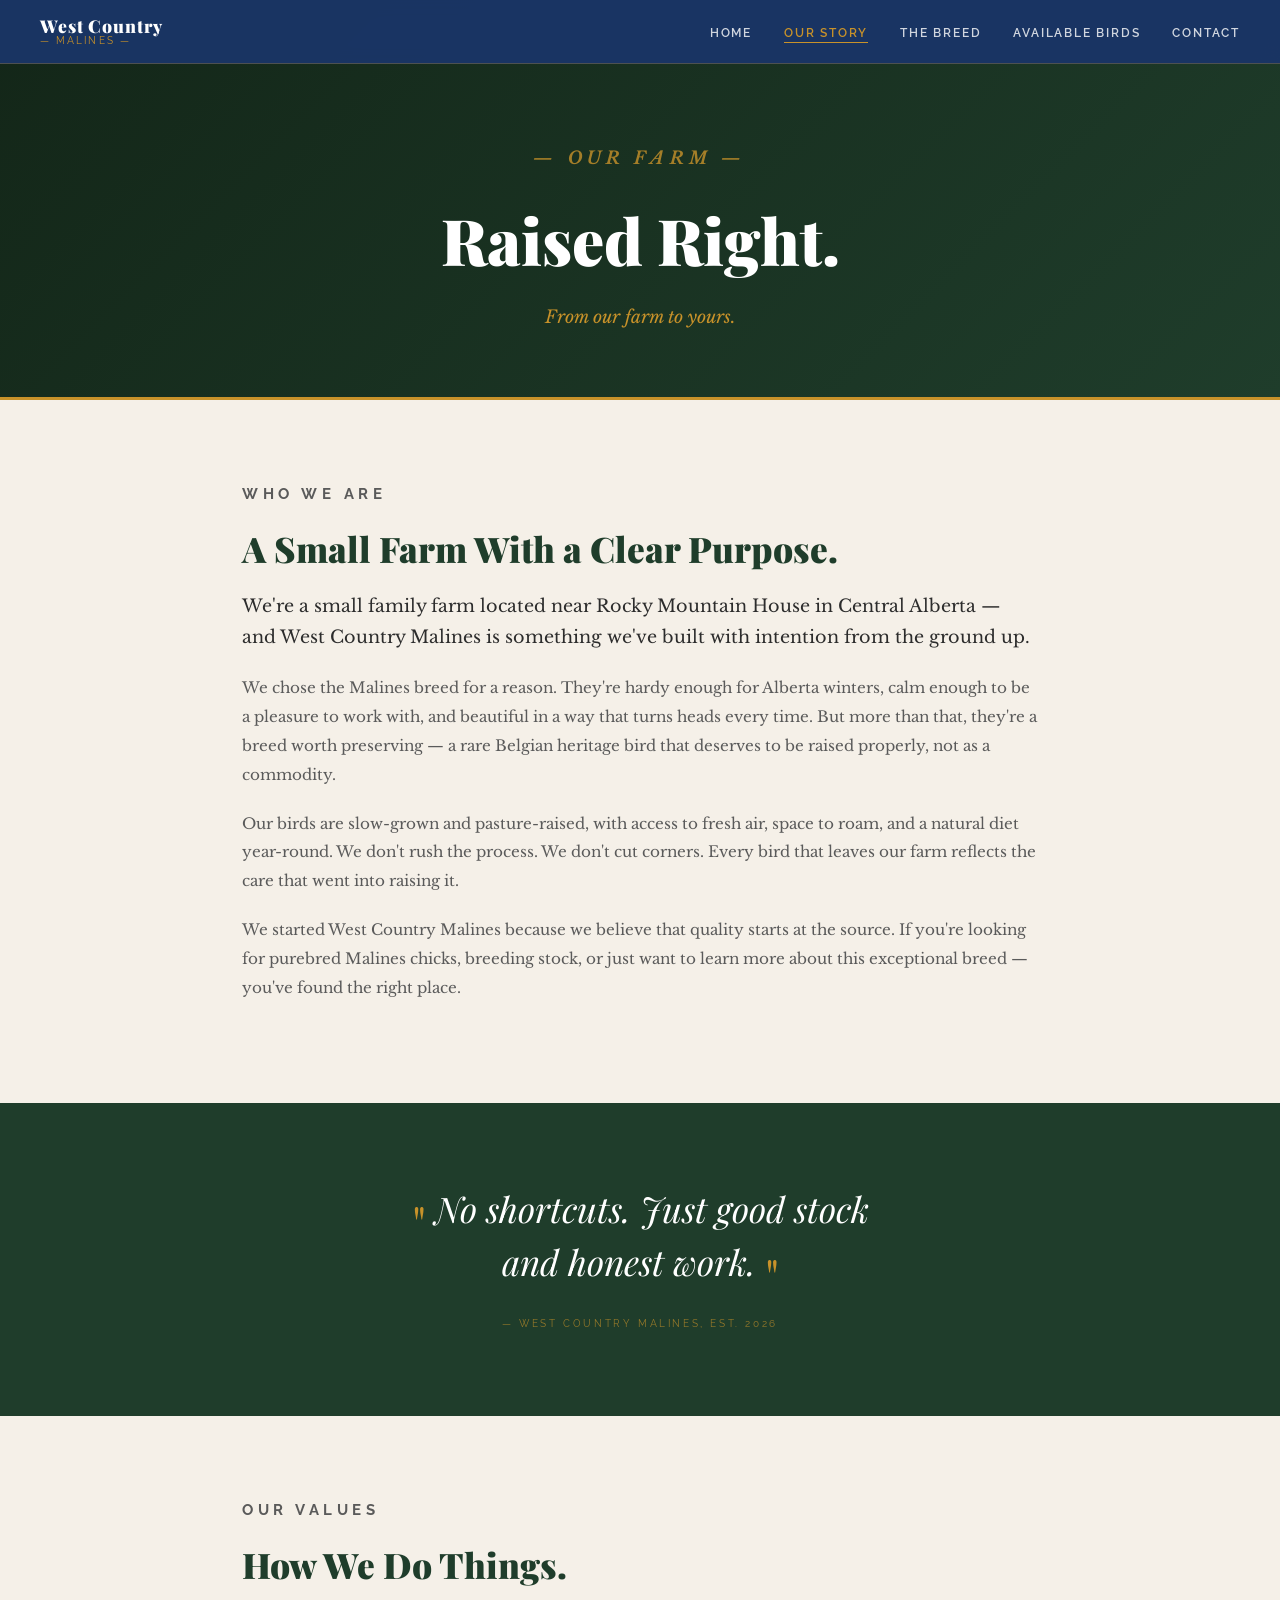
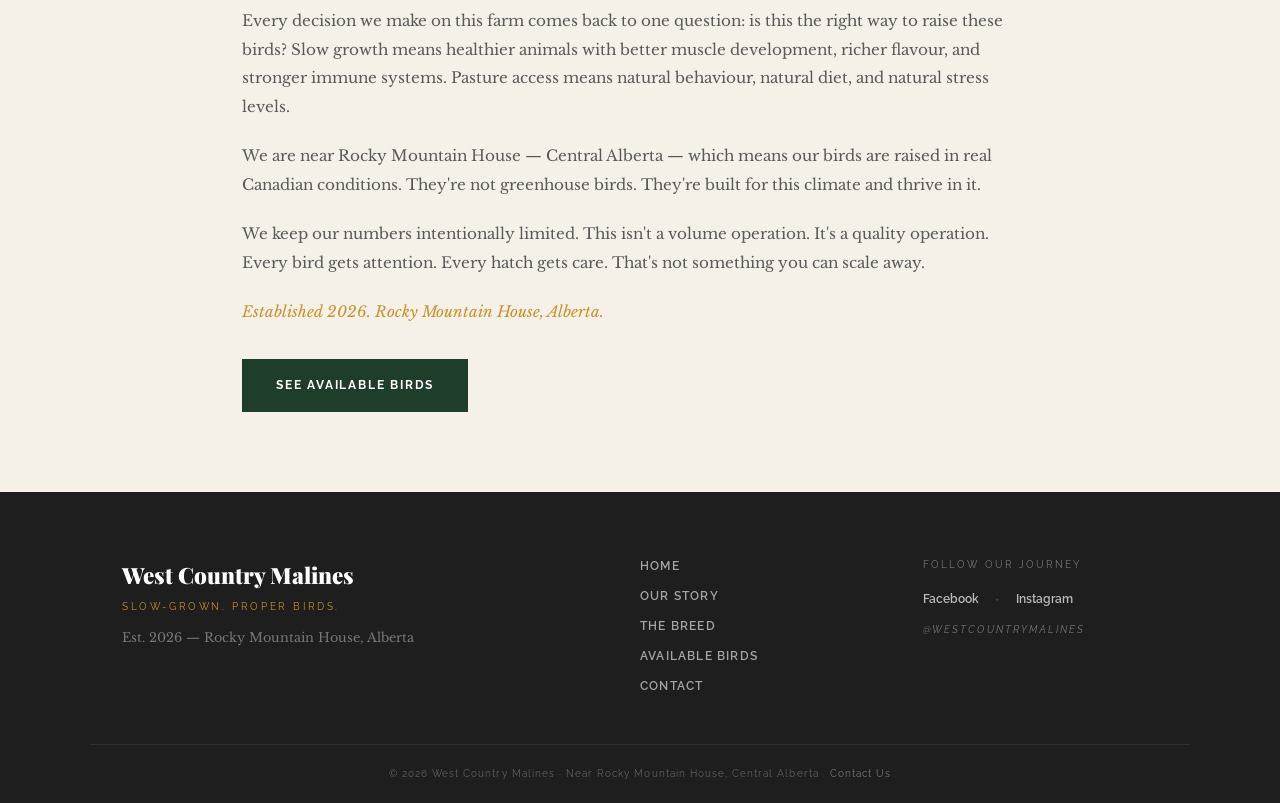
<file: story.html>
<!DOCTYPE html>
<html lang="en">
<head>
  <meta charset="UTF-8" />
  <meta name="viewport" content="width=device-width, initial-scale=1.0" />
  <title>Our Story — West Country Malines</title>
  <link rel="preconnect" href="https://fonts.googleapis.com" />
  <link rel="preconnect" href="https://fonts.gstatic.com" crossorigin />
  <link href="https://fonts.googleapis.com/css2?family=Playfair+Display:ital,wght@0,700;0,900;1,700&family=Libre+Baskerville:ital,wght@0,400;0,700;1,400&family=Raleway:wght@300;400;600;700&display=swap" rel="stylesheet" />
  <link rel="stylesheet" href="style.css" />
</head>
<body>

  <nav class="nav" id="nav">
    <a href="index.html" class="nav-logo">
      <span class="nav-logo-main">West Country</span>
      <span class="nav-logo-sub">— Malines —</span>
    </a>
    <button class="nav-toggle" id="navToggle" aria-label="Menu">&#9776;</button>
    <ul class="nav-links" id="navLinks">
      <li><a href="index.html">Home</a></li>
      <li><a href="story.html" class="active">Our Story</a></li>
      <li><a href="breed.html">The Breed</a></li>
      <li><a href="birds.html">Available Birds</a></li>
      <li><a href="contact.html">Contact</a></li>
    </ul>
  </nav>

  <section class="page-hero">
    <p class="section-label light">— Our Farm —</p>
    <h1>Raised Right.</h1>
    <p>From our farm to yours.</p>
  </section>

  <section class="content-section">
    <p class="section-label">Who We Are</p>
    <h2>A Small Farm With a Clear Purpose.</h2>
    <p class="lead">We're a small family farm located near Rocky Mountain House in Central Alberta — and West Country Malines is something we've built with intention from the ground up.</p>
    <p>We chose the Malines breed for a reason. They're hardy enough for Alberta winters, calm enough to be a pleasure to work with, and beautiful in a way that turns heads every time. But more than that, they're a breed worth preserving — a rare Belgian heritage bird that deserves to be raised properly, not as a commodity.</p>
    <p>Our birds are slow-grown and pasture-raised, with access to fresh air, space to roam, and a natural diet year-round. We don't rush the process. We don't cut corners. Every bird that leaves our farm reflects the care that went into raising it.</p>
    <p>We started West Country Malines because we believe that quality starts at the source. If you're looking for purebred Malines chicks, breeding stock, or just want to learn more about this exceptional breed — you've found the right place.</p>
  </section>

  <section class="pull-quote-section">
    <blockquote>
      <span class="quote-mark">"</span>
      No shortcuts. Just good stock<br />and honest work.
      <span class="quote-mark">"</span>
    </blockquote>
    <cite>— West Country Malines, Est. 2026</cite>
  </section>

  <section class="content-section">
    <p class="section-label">Our Values</p>
    <h2>How We Do Things.</h2>
    <p>Every decision we make on this farm comes back to one question: is this the right way to raise these birds? Slow growth means healthier animals with better muscle development, richer flavour, and stronger immune systems. Pasture access means natural behaviour, natural diet, and natural stress levels.</p>
    <p>We are near Rocky Mountain House — Central Alberta — which means our birds are raised in real Canadian conditions. They're not greenhouse birds. They're built for this climate and thrive in it.</p>
    <p>We keep our numbers intentionally limited. This isn't a volume operation. It's a quality operation. Every bird gets attention. Every hatch gets care. That's not something you can scale away.</p>
    <p style="font-style: italic; color: var(--gold);">Established 2026. Rocky Mountain House, Alberta.</p>
    <div style="margin-top:2rem;">
      <a href="birds.html" class="btn btn-dark">See Available Birds</a>
    </div>
  </section>

  <footer class="footer">
    <div class="footer-inner">
      <div class="footer-brand">
        <p class="footer-logo-main">West Country Malines</p>
        <p class="footer-tagline-small">Slow-Grown. Proper Birds.</p>
        <p class="footer-est">Est. 2026 — Rocky Mountain House, Alberta</p>
      </div>
      <div class="footer-nav">
        <a href="index.html">Home</a>
        <a href="story.html">Our Story</a>
        <a href="breed.html">The Breed</a>
        <a href="birds.html">Available Birds</a>
        <a href="contact.html">Contact</a>
      </div>
      <div class="footer-social">
        <p>Follow Our Journey</p>
        <div class="footer-social-links">
          <a href="https://facebook.com/westcountrymalines" target="_blank">Facebook</a>
          <span>·</span>
          <a href="https://instagram.com/westcountrymalines" target="_blank">Instagram</a>
        </div>
        <p class="footer-handle">@westcountrymalines</p>
      </div>
    </div>
    <div class="footer-bottom">
      <p>© 2026 West Country Malines · Near Rocky Mountain House, Central Alberta · <a href="contact.html">Contact Us</a></p>
    </div>
  </footer>

  <script src="main.js"></script>
</body>
</html>
</file>
<file: style.css>
/* ============================================
   WEST COUNTRY MALINES — Main Stylesheet
   Colors: #1F3D2B (forest green), #C8922A (gold), #F5F0E8 (cream)
   ============================================ */

:root {
  --navy: #1F3D2B;
  --navy-dark: #132618;
  --navy-mid: #264d36;
  --gold: #C8922A;
  --gold-light: #D9A94A;
  --cream: #F5F0E8;
  --cream-dark: #EDE5D5;
  --dark: #1E1E1E;
  --text: #2C2C2C;
  --text-mid: #3a3a38;
  --text-light: #5A5A5A;
  --white: #FFFFFF;
  --font-display: 'Playfair Display', Georgia, serif;
  --font-body: 'Libre Baskerville', Georgia, serif;
  --font-sans: 'Raleway', sans-serif;
}

*, *::before, *::after { box-sizing: border-box; margin: 0; padding: 0; }

html { scroll-behavior: smooth; }

body {
  font-family: var(--font-body);
  color: var(--text);
  background: var(--cream);
  line-height: 1.7;
  overflow-x: hidden;
}

img { max-width: 100%; display: block; }
a { text-decoration: none; color: inherit; }

/* ============ NAVIGATION ============ */
.nav {
  position: fixed;
  top: 0; left: 0; right: 0;
  z-index: 1000;
  display: flex;
  align-items: center;
  justify-content: space-between;
  padding: 1rem 2.5rem;
  background: rgba(26, 53, 102, 0.97);
  backdrop-filter: blur(8px);
  border-bottom: 1px solid rgba(200, 146, 42, 0.3);
  transition: padding 0.3s ease;
}

.nav.scrolled { padding: 0.7rem 2.5rem; }

.nav-logo {
  display: flex;
  flex-direction: column;
  line-height: 1.1;
}

.nav-logo-main {
  font-family: var(--font-display);
  font-weight: 900;
  font-size: 1.1rem;
  color: var(--white);
  letter-spacing: 0.05em;
}

.nav-logo-sub {
  font-family: var(--font-sans);
  font-size: 0.65rem;
  color: var(--gold);
  letter-spacing: 0.2em;
  text-transform: uppercase;
}

.nav-links {
  display: flex;
  list-style: none;
  gap: 2rem;
}

.nav-links a {
  font-family: var(--font-sans);
  font-size: 0.75rem;
  font-weight: 600;
  letter-spacing: 0.15em;
  text-transform: uppercase;
  color: rgba(255,255,255,0.8);
  transition: color 0.2s;
  padding-bottom: 2px;
  border-bottom: 1px solid transparent;
}

.nav-links a:hover,
.nav-links a.active {
  color: var(--gold);
  border-bottom-color: var(--gold);
}

.nav-toggle {
  display: none;
  background: none;
  border: none;
  color: var(--white);
  font-size: 1.5rem;
  cursor: pointer;
}

/* ============ BUTTONS ============ */
.btn {
  display: inline-block;
  font-family: var(--font-sans);
  font-size: 0.75rem;
  font-weight: 700;
  letter-spacing: 0.15em;
  text-transform: uppercase;
  padding: 0.9rem 2rem;
  border: 2px solid transparent;
  cursor: pointer;
  transition: all 0.25s ease;
}

.btn-gold {
  background: var(--gold);
  color: var(--white);
  border-color: var(--gold);
}
.btn-gold:hover {
  background: var(--gold-light);
  border-color: var(--gold-light);
  transform: translateY(-2px);
  box-shadow: 0 8px 24px rgba(200,146,42,0.35);
}

.btn-outline {
  background: transparent;
  color: var(--white);
  border-color: rgba(255,255,255,0.6);
}
.btn-outline:hover {
  background: rgba(255,255,255,0.1);
  border-color: var(--white);
}

.btn-dark {
  background: var(--navy);
  color: var(--white);
  border-color: var(--navy);
}
.btn-dark:hover {
  background: var(--navy-dark);
  transform: translateY(-2px);
  box-shadow: 0 8px 24px rgba(26,53,102,0.3);
}

/* ============ HERO ============ */
.hero {
  position: relative;
  min-height: 100vh;
  display: flex;
  align-items: center;
  justify-content: center;
  text-align: center;
  background-image: url('assets/hero.png');
  background-size: cover;
  background-position: center 30%;
  background-repeat: no-repeat;
  overflow: hidden;
}

.hero::before {
  content: '';
  position: absolute;
  inset: 0;
  background-image: 
    radial-gradient(ellipse at 20% 50%, rgba(200,146,42,0.08) 0%, transparent 60%),
    radial-gradient(ellipse at 80% 20%, rgba(255,255,255,0.04) 0%, transparent 50%);
}

.hero-overlay {
  position: absolute;
  inset: 0;
  background: linear-gradient(to bottom, rgba(0,0,0,0.5) 0%, rgba(0,0,0,0.35) 50%, rgba(0,0,0,0.6) 100%);
}

.hero-content {
  position: relative;
  z-index: 2;
  padding: 8rem 2rem 4rem;
  max-width: 800px;
  animation: fadeUp 1.2s ease both;
}

@keyframes fadeUp {
  from { opacity: 0; transform: translateY(30px); }
  to { opacity: 1; transform: translateY(0); }
}

.hero-intro {
  font-family: var(--font-sans);
  font-size: 0.7rem;
  letter-spacing: 0.4em;
  text-transform: uppercase;
  color: var(--gold);
  margin-bottom: 1rem;
  animation: fadeUp 1s 0.2s ease both;
}

.hero-title {
  display: flex;
  flex-direction: column;
  align-items: center;
  line-height: 0.95;
  margin-bottom: 0.5rem;
}

.hero-title-top {
  font-family: var(--font-display);
  font-size: clamp(2.5rem, 7vw, 5rem);
  font-weight: 700;
  color: var(--white);
  letter-spacing: 0.05em;
  animation: fadeUp 1s 0.3s ease both;
}

.hero-title-main {
  font-family: var(--font-display);
  font-size: clamp(3.5rem, 11vw, 8rem);
  font-weight: 900;
  color: var(--white);
  letter-spacing: 0.02em;
  animation: fadeUp 1s 0.4s ease both;
}

.hero-est {
  font-family: var(--font-sans);
  font-size: 0.7rem;
  letter-spacing: 0.4em;
  color: var(--gold);
  margin-bottom: 1.5rem;
  animation: fadeUp 1s 0.5s ease both;
}

.hero-rule {
  display: flex;
  align-items: center;
  gap: 1rem;
  justify-content: center;
  margin-bottom: 1.5rem;
  animation: fadeUp 1s 0.55s ease both;
}

.hero-rule span {
  height: 1px;
  width: 60px;
  background: var(--gold);
  opacity: 0.6;
}

.hero-diamond { color: var(--gold); font-size: 0.6rem; }

.hero-tagline {
  font-family: var(--font-sans);
  font-size: clamp(0.8rem, 2vw, 1rem);
  font-weight: 600;
  letter-spacing: 0.3em;
  text-transform: uppercase;
  color: var(--gold-light);
  margin-bottom: 1.5rem;
  animation: fadeUp 1s 0.6s ease both;
}

.hero-sub {
  font-family: var(--font-body);
  font-size: clamp(0.9rem, 2vw, 1.05rem);
  color: rgba(255,255,255,0.8);
  max-width: 540px;
  margin: 0 auto 2.5rem;
  line-height: 1.8;
  animation: fadeUp 1s 0.7s ease both;
}

.hero-ctas {
  display: flex;
  gap: 1rem;
  justify-content: center;
  flex-wrap: wrap;
  animation: fadeUp 1s 0.85s ease both;
}

/* ============ INTRO STRIP ============ */
.intro-strip {
  background: var(--navy);
  padding: 0.85rem 2rem;
  border-top: 2px solid var(--gold);
  border-bottom: 2px solid var(--gold);
}

.intro-strip-inner {
  display: flex;
  align-items: center;
  justify-content: center;
  gap: 1.5rem;
  flex-wrap: wrap;
  font-family: var(--font-sans);
  font-size: 0.65rem;
  font-weight: 600;
  letter-spacing: 0.2em;
  text-transform: uppercase;
  color: rgba(255,255,255,0.75);
}

.strip-dot { color: var(--gold); font-size: 0.5rem; }

/* ============ SECTION SHARED ============ */
.section-label {
  font-family: var(--font-sans);
  font-size: 0.65rem;
  font-weight: 700;
  letter-spacing: 0.3em;
  text-transform: uppercase;
  color: var(--gold);
  margin-bottom: 0.75rem;
  display: block;
}

.section-label.light { color: rgba(200,146,42,0.8); }

.section-header {
  text-align: center;
  max-width: 600px;
  margin: 0 auto 4rem;
}

.section-header h2 {
  font-family: var(--font-display);
  font-size: clamp(2rem, 4vw, 2.8rem);
  font-weight: 900;
  color: var(--navy);
  line-height: 1.1;
  margin-bottom: 0.5rem;
}

.section-sub {
  font-family: var(--font-body);
  font-style: italic;
  color: var(--gold);
  font-size: 1.05rem;
}

/* ============ PILLARS ============ */
.pillars {
  background: var(--cream);
  padding: 6rem 2rem;
  border-top: 1px solid var(--cream-dark);
}

.pillars-grid {
  display: grid;
  grid-template-columns: repeat(4, 1fr);
  gap: 2rem;
  max-width: 1100px;
  margin: 0 auto;
}

.pillar {
  text-align: center;
  padding: 2.5rem 1.5rem;
  background: var(--white);
  border: 1px solid var(--cream-dark);
  border-top: 3px solid var(--gold);
  transition: transform 0.25s, box-shadow 0.25s;
}

.pillar:hover {
  transform: translateY(-6px);
  box-shadow: 0 16px 40px rgba(26,53,102,0.1);
}

.pillar-icon-wrap {
  width: 56px;
  height: 56px;
  border-radius: 50%;
  background: var(--navy);
  display: flex;
  align-items: center;
  justify-content: center;
  margin: 0 auto 1.25rem;
}

.pillar-icon { font-size: 1.4rem; }

.pillar h3 {
  font-family: var(--font-sans);
  font-size: 0.7rem;
  font-weight: 700;
  letter-spacing: 0.15em;
  text-transform: uppercase;
  color: var(--navy);
  margin-bottom: 0.75rem;
}

.pillar p {
  font-size: 0.85rem;
  color: var(--text-light);
  line-height: 1.7;
}

/* ============ ABOUT PREVIEW ============ */
.about-preview {
  display: grid;
  grid-template-columns: 1fr 1fr;
  min-height: 520px;
  max-width: 1200px;
  margin: 0 auto;
  padding: 5rem 2rem;
  gap: 5rem;
  align-items: center;
}

.about-img-placeholder {
  background: var(--cream-dark);
  border: 2px dashed var(--gold);
  aspect-ratio: 4/3;
  display: flex;
  align-items: center;
  justify-content: center;
  text-align: center;
  color: var(--text-light);
  font-family: var(--font-sans);
  font-size: 0.85rem;
  letter-spacing: 0.05em;
  border-radius: 2px;
}

.about-preview-text h2 {
  font-family: var(--font-display);
  font-size: clamp(1.8rem, 3.5vw, 2.6rem);
  font-weight: 900;
  color: var(--navy);
  line-height: 1.15;
  margin-bottom: 1.5rem;
}

.about-preview-text h2 em {
  color: var(--gold);
  font-style: italic;
}

.about-preview-text p {
  color: var(--text-light);
  margin-bottom: 1rem;
  font-size: 0.95rem;
  line-height: 1.85;
}

.about-preview-text .btn { margin-top: 1rem; }

/* ============ PULL QUOTE ============ */
.pull-quote-section {
  background: var(--navy);
  padding: 5rem 2rem;
  text-align: center;
}

.pull-quote-section blockquote {
  font-family: var(--font-display);
  font-size: clamp(1.5rem, 3vw, 2.2rem);
  font-style: italic;
  color: var(--white);
  max-width: 700px;
  margin: 0 auto 1.25rem;
  line-height: 1.5;
}

.quote-mark {
  color: var(--gold);
  font-size: 3rem;
  line-height: 0;
  vertical-align: -0.4em;
  font-style: normal;
}

.pull-quote-section cite {
  font-family: var(--font-sans);
  font-size: 0.65rem;
  letter-spacing: 0.25em;
  text-transform: uppercase;
  color: rgba(200,146,42,0.7);
  font-style: normal;
}

/* ============ CHICKS CTA ============ */
.chicks-cta {
  background: linear-gradient(135deg, #2d5016 0%, #1a3a0a 100%);
  padding: 6rem 2rem;
  text-align: center;
  position: relative;
  overflow: hidden;
}

.chicks-cta::before {
  content: '';
  position: absolute;
  inset: 0;
  background: radial-gradient(ellipse at center, rgba(200,146,42,0.12) 0%, transparent 70%);
}

.chicks-cta-inner {
  position: relative;
  z-index: 1;
  max-width: 700px;
  margin: 0 auto;
}

.chicks-cta h2 {
  font-family: var(--font-display);
  font-size: clamp(2rem, 4vw, 3rem);
  font-weight: 900;
  color: var(--white);
  margin-bottom: 1rem;
}

.chicks-cta p {
  color: rgba(255,255,255,0.8);
  font-size: 1rem;
  margin-bottom: 2rem;
  line-height: 1.8;
}

.chicks-checks {
  display: flex;
  gap: 1.5rem;
  flex-wrap: wrap;
  justify-content: center;
  margin-bottom: 2.5rem;
}

.chicks-checks span {
  font-family: var(--font-sans);
  font-size: 0.75rem;
  font-weight: 600;
  letter-spacing: 0.1em;
  color: var(--gold-light);
  text-transform: uppercase;
}

/* ============ FOOTER ============ */
.footer {
  background: var(--dark);
  padding-top: 4rem;
}

.footer-inner {
  display: grid;
  grid-template-columns: 2fr 1fr 1fr;
  gap: 3rem;
  max-width: 1100px;
  margin: 0 auto;
  padding: 0 2rem 3rem;
  border-bottom: 1px solid rgba(255,255,255,0.08);
}

.footer-logo-main {
  font-family: var(--font-display);
  font-size: 1.4rem;
  font-weight: 900;
  color: var(--white);
  margin-bottom: 0.25rem;
}

.footer-tagline-small {
  font-family: var(--font-sans);
  font-size: 0.65rem;
  letter-spacing: 0.25em;
  text-transform: uppercase;
  color: var(--gold);
  margin-bottom: 0.75rem;
}

.footer-est {
  font-size: 0.8rem;
  color: rgba(255,255,255,0.4);
}

.footer-nav {
  display: flex;
  flex-direction: column;
  gap: 0.6rem;
}

.footer-nav a {
  font-family: var(--font-sans);
  font-size: 0.75rem;
  font-weight: 600;
  letter-spacing: 0.1em;
  text-transform: uppercase;
  color: rgba(255,255,255,0.6);
  transition: color 0.2s;
}
.footer-nav a:hover { color: var(--gold); }

.footer-social p {
  font-family: var(--font-sans);
  font-size: 0.65rem;
  letter-spacing: 0.2em;
  text-transform: uppercase;
  color: rgba(255,255,255,0.4);
  margin-bottom: 0.75rem;
}

.footer-social-links {
  display: flex;
  gap: 1rem;
  align-items: center;
  margin-bottom: 0.5rem;
}

.footer-social-links a {
  font-family: var(--font-sans);
  font-size: 0.75rem;
  font-weight: 600;
  color: rgba(255,255,255,0.7);
  transition: color 0.2s;
}
.footer-social-links a:hover { color: var(--gold); }
.footer-social-links span { color: rgba(255,255,255,0.2); }

.footer-handle {
  font-size: 0.75rem;
  color: var(--gold);
  font-style: italic;
}

.footer-bottom {
  text-align: center;
  padding: 1.25rem 2rem;
}

.footer-bottom p {
  font-family: var(--font-sans);
  font-size: 0.65rem;
  letter-spacing: 0.1em;
  color: rgba(255,255,255,0.3);
}

.footer-bottom a {
  color: rgba(255,255,255,0.4);
  transition: color 0.2s;
}
.footer-bottom a:hover { color: var(--gold); }

/* ============ PAGE HERO (inner pages) ============ */
.page-hero {
  background: linear-gradient(135deg, var(--navy-dark) 0%, var(--navy) 100%);
  padding: 9rem 2rem 4rem;
  text-align: center;
  border-bottom: 3px solid var(--gold);
}

.page-hero h1 {
  font-family: var(--font-display);
  font-size: clamp(2.5rem, 5vw, 4rem);
  font-weight: 900;
  color: var(--white);
  margin-bottom: 0.5rem;
}

.page-hero p {
  font-family: var(--font-body);
  font-style: italic;
  color: var(--gold);
  font-size: 1.1rem;
}

/* ============ CONTENT SECTION ============ */
.content-section {
  max-width: 860px;
  margin: 0 auto;
  padding: 5rem 2rem;
}

.content-section h2 {
  font-family: var(--font-display);
  font-size: clamp(1.6rem, 3vw, 2.2rem);
  font-weight: 900;
  color: var(--navy);
  margin-bottom: 1.25rem;
  line-height: 1.2;
}

.content-section h2 em { color: var(--gold); font-style: italic; }

.content-section p {
  margin-bottom: 1.25rem;
  color: var(--text-light);
  font-size: 0.95rem;
  line-height: 1.9;
}

.content-section .lead {
  font-size: 1.1rem;
  color: var(--text);
  line-height: 1.8;
}

/* ============ BREED FEATURES ============ */
.breed-features {
  background: var(--white);
  padding: 5rem 2rem;
}

.breed-features-grid {
  display: grid;
  grid-template-columns: 1fr 1fr;
  gap: 2rem;
  max-width: 1000px;
  margin: 0 auto;
}

.breed-feature {
  padding: 2.5rem;
  border-left: 4px solid var(--gold);
  background: var(--cream);
}

.breed-feature h3 {
  font-family: var(--font-sans);
  font-size: 0.75rem;
  font-weight: 700;
  letter-spacing: 0.15em;
  text-transform: uppercase;
  color: var(--navy);
  margin-bottom: 0.75rem;
}

.breed-feature p {
  font-size: 0.9rem;
  color: var(--text-light);
  line-height: 1.8;
}

/* ============ AVAILABLE BIRDS PAGE ============ */
.birds-grid {
  display: grid;
  grid-template-columns: 1fr 1fr;
  gap: 2rem;
  max-width: 1000px;
  margin: 0 auto;
  padding: 5rem 2rem;
}

.bird-card {
  background: var(--white);
  border: 1px solid var(--cream-dark);
  border-top: 4px solid var(--gold);
  padding: 2.5rem;
}

.bird-card h3 {
  font-family: var(--font-display);
  font-size: 1.4rem;
  font-weight: 700;
  color: var(--navy);
  margin-bottom: 0.5rem;
}

.bird-card .price {
  font-family: var(--font-sans);
  font-size: 0.7rem;
  letter-spacing: 0.15em;
  color: var(--gold);
  text-transform: uppercase;
  font-weight: 700;
  margin-bottom: 1rem;
}

.bird-card p {
  font-size: 0.9rem;
  color: var(--text-light);
  margin-bottom: 1.5rem;
  line-height: 1.8;
}

.bird-checks {
  list-style: none;
  margin-bottom: 2rem;
}

.bird-checks li {
  font-size: 0.85rem;
  color: var(--text);
  padding: 0.3rem 0;
  border-bottom: 1px solid var(--cream-dark);
}

.bird-checks li::before {
  content: '✓ ';
  color: var(--gold);
  font-weight: 700;
}

/* ============ CONTACT PAGE ============ */
.contact-grid {
  display: grid;
  grid-template-columns: 1fr 1.5fr;
  gap: 4rem;
  max-width: 1000px;
  margin: 0 auto;
  padding: 5rem 2rem;
  align-items: start;
}

.contact-info h2 {
  font-family: var(--font-display);
  font-size: 1.8rem;
  font-weight: 900;
  color: var(--navy);
  margin-bottom: 1rem;
}

.contact-info p {
  font-size: 0.9rem;
  color: var(--text-light);
  margin-bottom: 1.5rem;
  line-height: 1.85;
}

.contact-detail {
  display: flex;
  flex-direction: column;
  gap: 0.75rem;
  margin-bottom: 2rem;
}

.contact-detail span {
  font-family: var(--font-sans);
  font-size: 0.8rem;
  color: var(--text);
}

.contact-form {
  background: var(--white);
  padding: 2.5rem;
  border: 1px solid var(--cream-dark);
  border-top: 4px solid var(--gold);
}

.form-group {
  margin-bottom: 1.25rem;
}

.form-group label {
  display: block;
  font-family: var(--font-sans);
  font-size: 0.65rem;
  font-weight: 700;
  letter-spacing: 0.15em;
  text-transform: uppercase;
  color: var(--navy);
  margin-bottom: 0.4rem;
}

.form-group input,
.form-group select,
.form-group textarea {
  width: 100%;
  padding: 0.75rem 1rem;
  border: 1px solid var(--cream-dark);
  background: var(--cream);
  font-family: var(--font-body);
  font-size: 0.9rem;
  color: var(--text);
  outline: none;
  transition: border-color 0.2s;
  appearance: none;
}

.form-group input:focus,
.form-group select:focus,
.form-group textarea:focus {
  border-color: var(--gold);
}

.form-group textarea { height: 130px; resize: vertical; }

.form-note {
  font-size: 0.75rem;
  color: var(--text-light);
  margin-top: 0.75rem;
  font-style: italic;
}

/* ============ RESPONSIVE ============ */
@media (max-width: 900px) {
  .pillars-grid { grid-template-columns: 1fr 1fr; }
  .about-preview { grid-template-columns: 1fr; gap: 2.5rem; padding: 4rem 2rem; }
  .footer-inner { grid-template-columns: 1fr 1fr; }
  .breed-features-grid { grid-template-columns: 1fr; }
  .birds-grid { grid-template-columns: 1fr; }
  .contact-grid { grid-template-columns: 1fr; }
}

@media (max-width: 640px) {
  .nav { padding: 1rem 1.25rem; }
  .nav-links { 
    display: none;
    position: fixed;
    top: 60px; left: 0; right: 0;
    background: var(--navy);
    flex-direction: column;
    padding: 1.5rem;
    gap: 1rem;
    border-top: 2px solid var(--gold);
  }
  .nav-links.open { display: flex; }
  .nav-toggle { display: block; }
  .pillars-grid { grid-template-columns: 1fr; }
  .hero-ctas { flex-direction: column; align-items: center; }
  .footer-inner { grid-template-columns: 1fr; }
  .chicks-checks { flex-direction: column; align-items: center; }
  .intro-strip-inner { gap: 0.75rem; }
}
</file>
